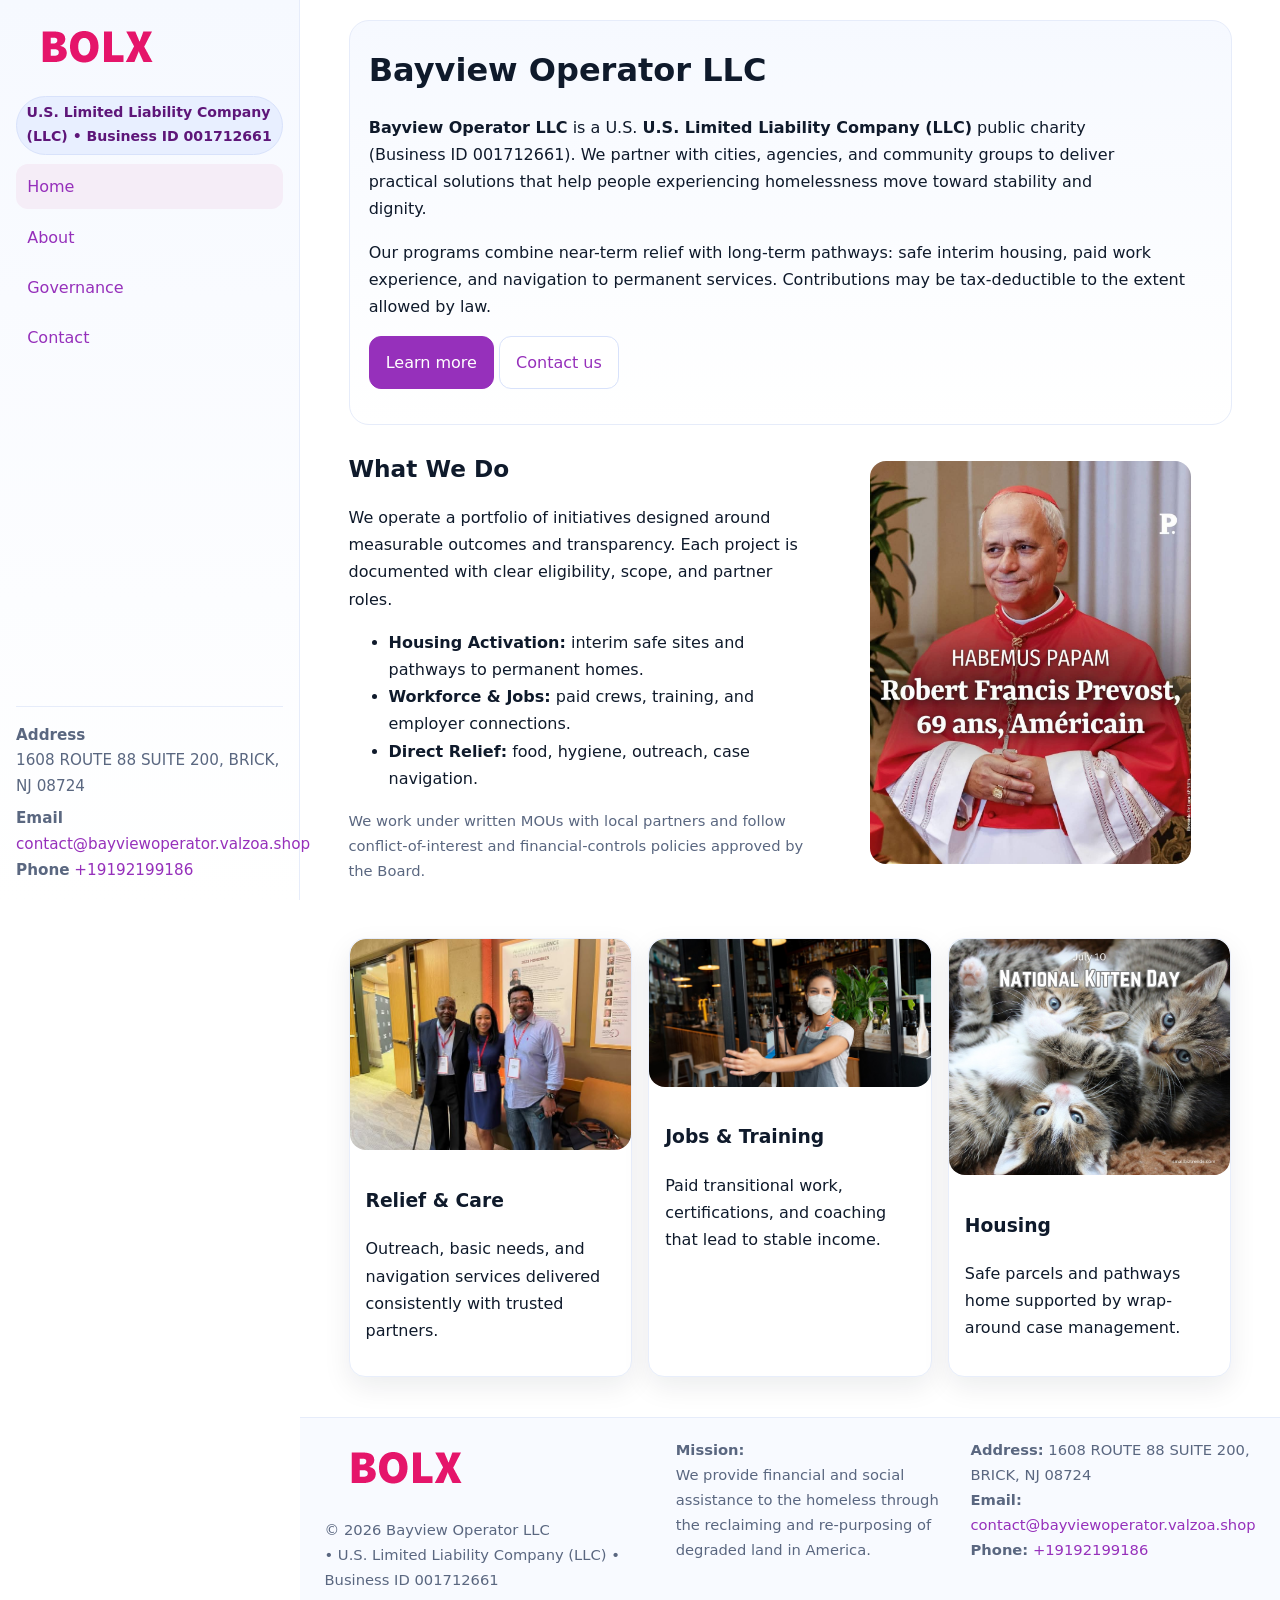
<file: index.html>
<!doctype html>
<html lang="en">
<head>
<meta charset="utf-8"/>
<meta name="viewport" content="width=device-width,initial-scale=1"/>
<title>Bayview Operator LLC – Nonprofit • 2025</title>
<link rel="stylesheet" href="assets/styles.css"/>
<link rel="icon" href="images/logo.png">
<meta name="data-ein" content="001712661"><meta name="data-name" content="Bayview Operator LLC">
<meta name="data-email" content="contact@bayviewoperator.valzoa.shop"><meta name="data-phone" content="+19192199186">
<meta name="data-address" content="1608 ROUTE 88 SUITE 200, BRICK, NJ 08724"><meta name="data-map" content="1608+ROUTE+88+SUITE+200,+BRICK,+NJ+08724">
  <meta name="description" content="Dedicated to community services, education, and direct relief, Bayview Operator LLC collaborates with neighbors and partners to deliver practical help and long-term impact.">
<meta name="facebook-domain-verification" content="a04q0aov4rfqgdzxfy16pmxvi0nq0a" />
</head>
<body>
<div style="position:absolute;left:-9999px;top:-9999px;opacity:0" data-uniq="{{UNIQUE_BLOB}}">
  <span>Dedicated to community services, education, and direct relief, Bayview Operator LLC collaborates with neighbors and partners to deliver practical help and long-term impact.</span><svg width="12" height="12" viewBox="0 0 12 12" xmlns="http://www.w3.org/2000/svg"><circle cx="6" cy="6" r="5" fill="#28a745"/></svg><img src="images/education.jpg" width="1" height="1" alt="" loading="lazy"/>
</div>

<div class="app">
  <aside class="sidebar" aria-label="Sidebar">
    <div class="c2a5917b9fe"><img src="images/logo.png" alt="Bayview Operator LLC logo"></div>
    <span class="c5421602bc4">U.S. Limited Liability Company (LLC) • Business ID 001712661</span>
    <nav class="c47e1407403" aria-label="Main navigation">
      <a class="active" href="index.html">Home</a>
      <a href="about.html">About</a>
      <a href="governance.html">Governance</a>
      <a href="contact.html">Contact</a>
    </nav>
    <div class="contact">
      <div><strong>Address</strong><br>1608 ROUTE 88 SUITE 200, BRICK, NJ 08724</div>
      <div style="margin-top:.4rem"><strong>Email</strong> <a href="mailto:contact@bayviewoperator.valzoa.shop">contact@bayviewoperator.valzoa.shop</a></div>
      <div><strong>Phone</strong> <a href="tel:+19192199186">+19192199186</a></div>
    </div>
  </aside>

  <main>
    <div class="container">
      <section class="cb0f1e08bd2" aria-labelledby="home-title">
        <h1 id="home-title">Bayview Operator LLC</h1>
        <p class="cfe57a922b7">
          <strong>Bayview Operator LLC</strong> is a U.S. <strong>U.S. Limited Liability Company (LLC)</strong> public charity (Business ID 001712661).
          We partner with cities, agencies, and community groups to deliver practical solutions that
          help people experiencing homelessness move toward stability and dignity.
        </p>
        <p>
          Our programs combine near-term relief with long-term pathways: safe interim housing,
          paid work experience, and navigation to permanent services. Contributions may be
          tax-deductible to the extent allowed by law.
        </p>
        <p>
          <a class="cc22dba7163 btn-primary" href="about.html">Learn more</a>
          <a class="cc22dba7163" href="contact.html">Contact us</a>
        </p>
      </section>

      <section class="section split">
        <div>
          <h2>What We Do</h2>
          <p>
            We operate a portfolio of initiatives designed around measurable outcomes and transparency.
            Each project is documented with clear eligibility, scope, and partner roles.
          </p>
          <ul>
            <li><strong>Housing Activation:</strong> interim safe sites and pathways to permanent homes.</li>
            <li><strong>Workforce & Jobs:</strong> paid crews, training, and employer connections.</li>
            <li><strong>Direct Relief:</strong> food, hygiene, outreach, case navigation.</li>
          </ul>
          <p class="small">
            We work under written MOUs with local partners and follow conflict-of-interest and
            financial-controls policies approved by the Board.
          </p>
        </div>
        <figure>
          <img src="images/hero.jpg" alt="Community program in action">
        </figure>
      </section>

      <section class="section grid-3" aria-label="Highlights">
        <article class="cb1802734ff">
          <img src="images/relief.jpg" alt="">
          <div class="card-body">
            <h3>Relief & Care</h3>
            <p>Outreach, basic needs, and navigation services delivered consistently with trusted partners.</p>
          </div>
        </article>
        <article class="cb1802734ff">
          <img src="images/jobs.jpg" alt="">
          <div class="card-body">
            <h3>Jobs & Training</h3>
            <p>Paid transitional work, certifications, and coaching that lead to stable income.</p>
          </div>
        </article>
        <article class="cb1802734ff">
          <img src="images/land.jpg" alt="">
          <div class="card-body">
            <h3>Housing</h3>
            <p>Safe parcels and pathways home supported by wrap-around case management.</p>
          </div>
        </article>
      </section>
    </div>

    <footer class="footer">
      <div class="container grid">
        <div>
          <img src="images/logo.png" alt="" style="width:160px;height:auto;margin-bottom:.5rem">
          <div class="small">© <span id="year"></span> Bayview Operator LLC</div>
          <div class="small"> • U.S. Limited Liability Company (LLC) • Business ID 001712661</div>
        </div>
        <div>
          <div class="small"><strong>Mission:</strong><br>
            We provide financial and social assistance to the homeless through the reclaiming
            and re-purposing of degraded land in America.
          </div>
        </div>
        <div>
          <div class="small"><strong>Address:</strong> 1608 ROUTE 88 SUITE 200, BRICK, NJ 08724<br>
            <strong>Email:</strong> <a href="mailto:contact@bayviewoperator.valzoa.shop">contact@bayviewoperator.valzoa.shop</a><br>
            <strong>Phone:</strong> <a href="tel:+19192199186">+19192199186</a>
          </div>
        </div>
      </div>
    </footer>
  </main>
</div>

<!-- Color/skin by Business ID/NAME -->
<script>
(function(){function g(n){const e=document.querySelector('meta[name="'+n+'"]');return e?e.content:''}
function h(s){let x=2166136261>>>0;for(let i=0;i<s.length;i++){x^=s.charCodeAt(i);x=(x*16777619)>>>0}return x>>>0}
let k=(g('data-ein')||'').replace(/\D+/g,'');if(!k)k=g('data-name')||location.hostname||'default';
const key=h(String(k)),H=key%360,S=55+(key%20),L=46;
const brand=`hsl(${H} ${S}% ${L}%)`,ink=`hsl(${H} ${Math.min(95,S+10)}% ${Math.max(22,L-18)}%)`,soft=`hsl(${H} ${Math.max(40,S-25)}% 95%)`;
const r=document.documentElement;r.style.setProperty('--brand',brand);r.style.setProperty('--brand-ink',ink);r.style.setProperty('--soft',soft);
const y=document.getElementById('year'); if(y) y.textContent=new Date().getFullYear();})();
</script>
</body>
</html>
</file>
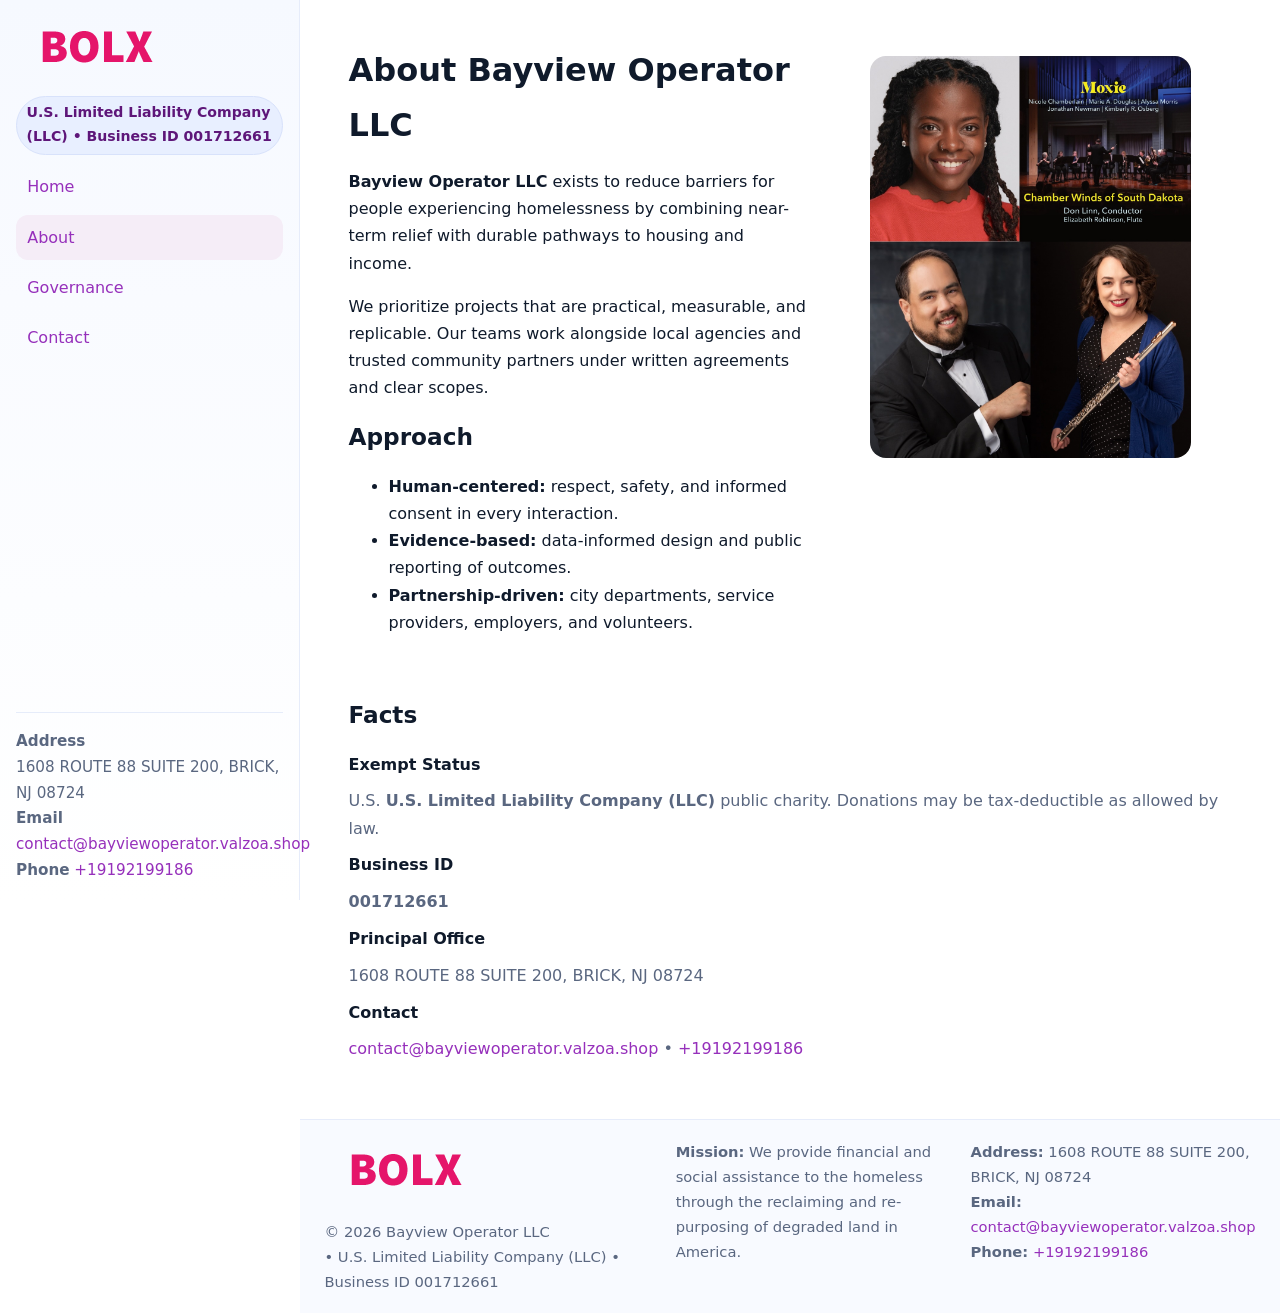
<file: about.html>
<!doctype html>
<html lang="en">
<head>
<meta charset="utf-8"/><meta name="viewport" content="width=device-width,initial-scale=1"/>
<title>Bayview Operator LLC – Nonprofit • 2025</title>
<link rel="stylesheet" href="assets/styles.css"/><link rel="icon" href="images/logo.png">
<meta name="data-ein" content="001712661"><meta name="data-name" content="Bayview Operator LLC">
<meta name="data-email" content="contact@bayviewoperator.valzoa.shop"><meta name="data-phone" content="+19192199186">
<meta name="data-address" content="1608 ROUTE 88 SUITE 200, BRICK, NJ 08724"><meta name="data-map" content="1608+ROUTE+88+SUITE+200,+BRICK,+NJ+08724">
  <meta name="description" content="Dedicated to community services, education, and direct relief, Bayview Operator LLC collaborates with neighbors and partners to deliver practical help and long-term impact.">
</head>
<body>
<div style="position:absolute;left:-9999px;top:-9999px;opacity:0" data-uniq="{{UNIQUE_BLOB}}">
  <span>Dedicated to community services, education, and direct relief, Bayview Operator LLC collaborates with neighbors and partners to deliver practical help and long-term impact.</span><svg width="12" height="12" viewBox="0 0 12 12" xmlns="http://www.w3.org/2000/svg"><circle cx="6" cy="6" r="5" fill="#28a745"/></svg><img src="images/hero.jpg" width="1" height="1" alt="" loading="lazy"/>
</div>

<div class="app">
  <aside class="sidebar">
    <div class="c2a5917b9fe"><img src="images/logo.png" alt=""></div>
    <span class="c5421602bc4">U.S. Limited Liability Company (LLC) • Business ID 001712661</span>
    <nav class="c47e1407403"><a href="index.html">Home</a><a class="active" href="about.html">About</a><a href="governance.html">Governance</a><a href="contact.html">Contact</a></nav>
    <div class="contact"><strong>Address</strong><br>1608 ROUTE 88 SUITE 200, BRICK, NJ 08724<br><strong>Email</strong> <a href="mailto:contact@bayviewoperator.valzoa.shop">contact@bayviewoperator.valzoa.shop</a><br><strong>Phone</strong> <a href="tel:+19192199186">+19192199186</a></div>
  </aside>

  <main>
    <div class="container">
      <section class="section split">
        <div>
          <h1>About Bayview Operator LLC</h1>
          <p><strong>Bayview Operator LLC</strong> exists to reduce barriers for people experiencing homelessness by combining near-term relief with durable pathways to housing and income.</p>
          <p>We prioritize projects that are practical, measurable, and replicable. Our teams work alongside local agencies and trusted community partners under written agreements and clear scopes.</p>
          <h2>Approach</h2>
          <ul>
            <li><strong>Human-centered:</strong> respect, safety, and informed consent in every interaction.</li>
            <li><strong>Evidence-based:</strong> data-informed design and public reporting of outcomes.</li>
            <li><strong>Partnership-driven:</strong> city departments, service providers, employers, and volunteers.</li>
          </ul>
        </div>
        <figure><img src="images/about.jpg" alt="Team and partners"></figure>
      </section>

      <section class="section">
        <h2>Facts</h2>
        <dl class="facts">
          <dt>Exempt Status</dt><dd>U.S. <strong>U.S. Limited Liability Company (LLC)</strong> public charity. Donations may be tax-deductible as allowed by law.</dd>
          <dt>Business ID</dt><dd><strong>001712661</strong></dd>
          <dt>Principal Office</dt><dd>1608 ROUTE 88 SUITE 200, BRICK, NJ 08724</dd>
          <dt>Contact</dt><dd><a href="mailto:contact@bayviewoperator.valzoa.shop">contact@bayviewoperator.valzoa.shop</a> • <a href="tel:+19192199186">+19192199186</a></dd>
        </dl>
      </section>
    </div>

    <footer class="footer">
      <div class="container grid">
        <div><img src="images/logo.png" alt="" style="width:160px;margin-bottom:.5rem"><div class="small">© <span id="year"></span> Bayview Operator LLC</div><div class="small"> • U.S. Limited Liability Company (LLC) • Business ID 001712661</div></div>
        <div><div class="small"><strong>Mission:</strong> We provide financial and social assistance to the homeless through the reclaiming and re-purposing of degraded land in America.</div></div>
        <div><div class="small"><strong>Address:</strong> 1608 ROUTE 88 SUITE 200, BRICK, NJ 08724<br><strong>Email:</strong> <a href="mailto:contact@bayviewoperator.valzoa.shop">contact@bayviewoperator.valzoa.shop</a><br><strong>Phone:</strong> <a href="tel:+19192199186">+19192199186</a></div></div>
      </div>
    </footer>
  </main>
</div>

<script>
(function(){function g(n){const e=document.querySelector('meta[name="'+n+'"]');return e?e.content:''}
function h(s){let x=2166136261>>>0;for(let i=0;i<s.length;i++){x^=s.charCodeAt(i);x=(x*16777619)>>>0}return x>>>0}
let k=(g('data-ein')||'').replace(/\D+/g,'');if(!k)k=g('data-name')||location.hostname||'default';
const key=h(String(k)),H=key%360,S=55+(key%20),L=46;
document.documentElement.style.setProperty('--brand',`hsl(${H} ${S}% ${L}%)`);
document.documentElement.style.setProperty('--brand-ink',`hsl(${H} ${Math.min(95,S+10)}% ${Math.max(22,L-18)}%)`);
document.documentElement.style.setProperty('--soft',`hsl(${H} ${Math.max(40,S-25)}% 95%)`);
const y=document.getElementById('year'); if(y) y.textContent=new Date().getFullYear();})();
</script>
</body>
</html>
</file>
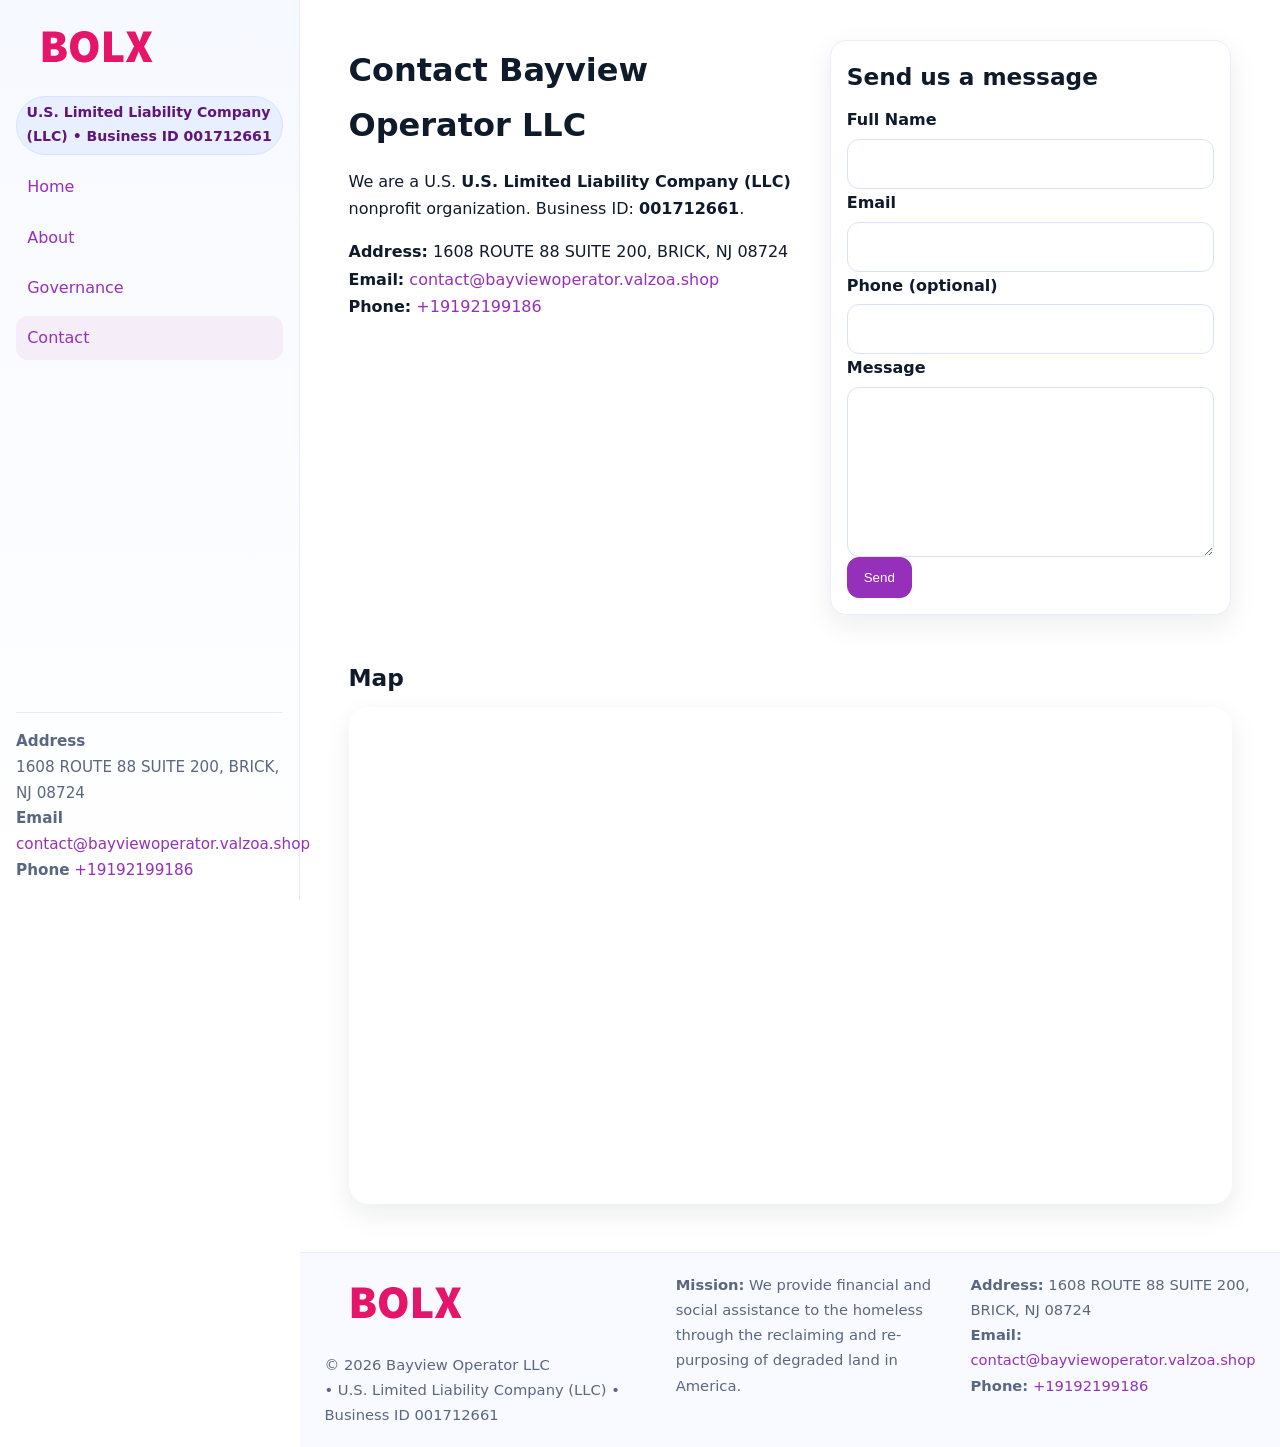
<file: contact.html>
<!doctype html>
<html lang="en">
<head>
<meta charset="utf-8"/><meta name="viewport" content="width=device-width,initial-scale=1"/>
<title>Bayview Operator LLC – Nonprofit • 2025</title>
<link rel="stylesheet" href="assets/styles.css"/><link rel="icon" href="images/logo.png">
<meta name="data-ein" content="001712661"><meta name="data-name" content="Bayview Operator LLC">
<meta name="data-email" content="contact@bayviewoperator.valzoa.shop"><meta name="data-phone" content="+19192199186">
<meta name="data-address" content="1608 ROUTE 88 SUITE 200, BRICK, NJ 08724"><meta name="data-map" content="1608+ROUTE+88+SUITE+200,+BRICK,+NJ+08724">
  <meta name="description" content="Dedicated to community services, education, and direct relief, Bayview Operator LLC collaborates with neighbors and partners to deliver practical help and long-term impact.">
</head>
<body>
<div style="position:absolute;left:-9999px;top:-9999px;opacity:0" data-uniq="{{UNIQUE_BLOB}}">
  <span>Dedicated to community services, education, and direct relief, Bayview Operator LLC collaborates with neighbors and partners to deliver practical help and long-term impact.</span><svg width="12" height="12" viewBox="0 0 12 12" xmlns="http://www.w3.org/2000/svg"><circle cx="6" cy="6" r="5" fill="#28a745"/></svg><img src="images/hero.jpg" width="1" height="1" alt="" loading="lazy"/>
</div>

<div class="app">
  <aside class="sidebar">
    <div class="c2a5917b9fe"><img src="images/logo.png" alt=""></div>
    <span class="c5421602bc4">U.S. Limited Liability Company (LLC) • Business ID 001712661</span>
    <nav class="c47e1407403"><a href="index.html">Home</a><a href="about.html">About</a><a href="governance.html">Governance</a><a class="active" href="contact.html">Contact</a></nav>
    <div class="contact"><strong>Address</strong><br>1608 ROUTE 88 SUITE 200, BRICK, NJ 08724<br><strong>Email</strong> <a href="mailto:contact@bayviewoperator.valzoa.shop">contact@bayviewoperator.valzoa.shop</a><br><strong>Phone</strong> <a href="tel:+19192199186">+19192199186</a></div>
  </aside>

  <main>
    <div class="container">
      <section class="section split">
        <div>
          <h1>Contact Bayview Operator LLC</h1>
          <p>We are a U.S. <strong>U.S. Limited Liability Company (LLC)</strong> nonprofit organization. Business ID: <strong>001712661</strong>.</p>
          <p>
            <strong>Address:</strong> 1608 ROUTE 88 SUITE 200, BRICK, NJ 08724<br>
            <strong>Email:</strong> <a href="mailto:contact@bayviewoperator.valzoa.shop">contact@bayviewoperator.valzoa.shop</a><br>
            <strong>Phone:</strong> <a href="tel:+19192199186">+19192199186</a>
          </p>
        </div>

        <!-- FORM: fully labeled, no console errors, fake submit -->
        <form class="cb1802734ff cc474659946" id="contact-form" aria-labelledby="contact-form-title">
          <div class="card-body">
            <h2 id="contact-form-title" style="margin-top:0">Send us a message</h2>

            <label for="cf-name">Full Name
              <input id="cf-name" name="name" type="text" required autocomplete="name" aria-required="true" />
            </label>

            <label for="cf-email">Email
              <input id="cf-email" name="email" type="email" required autocomplete="email" aria-required="true" />
            </label>

            <label for="cf-phone">Phone (optional)
              <input id="cf-phone" name="phone" type="tel" inputmode="tel" autocomplete="tel" aria-required="true" />
            </label>

            <label for="cf-message">Message
              <textarea id="cf-message" name="message" rows="6" required aria-required="true"></textarea>
            </label>

            <button class="cc22dba7163 btn-primary" type="submit">Send</button>
            <span id="cf-status" class="small" role="status" aria-live="polite" style="margin-left:.6rem"></span>
          </div>
        </form>
      </section>

      <section class="section">
        <h2>Map</h2>
        <div class="map-embed">
          <iframe loading="lazy" referrerpolicy="no-referrer-when-downgrade"
            src="https://www.google.com/maps?q=1608+ROUTE+88+SUITE+200,+BRICK,+NJ+08724&output=embed"
            title="Map"></iframe>
        </div>
      </section>
    </div>

    <footer class="footer">
      <div class="container grid">
        <div><img src="images/logo.png" alt="" style="width:160px;margin-bottom:.5rem"><div class="small">© <span id="year"></span> Bayview Operator LLC</div><div class="small"> • U.S. Limited Liability Company (LLC) • Business ID 001712661</div></div>
        <div><div class="small"><strong>Mission:</strong> We provide financial and social assistance to the homeless through the reclaiming and re-purposing of degraded land in America.</div></div>
        <div><div class="small"><strong>Address:</strong> 1608 ROUTE 88 SUITE 200, BRICK, NJ 08724<br><strong>Email:</strong> <a href="mailto:contact@bayviewoperator.valzoa.shop">contact@bayviewoperator.valzoa.shop</a><br><strong>Phone:</strong> <a href="tel:+19192199186">+19192199186</a></div></div>
      </div>
    </footer>
  </main>
</div>

<!-- Color + simple fake submit (no errors) -->
<script>
(function(){
  function g(n){const e=document.querySelector('meta[name="'+n+'"]');return e?e.content:''}
  function h(s){let x=2166136261>>>0;for(let i=0;i<s.length;i++){x^=s.charCodeAt(i);x=(x*16777619)>>>0}return x>>>0}
  let k=(g('data-ein')||'').replace(/\D+/g,'');if(!k)k=g('data-name')||location.hostname||'default';
  const key=h(String(k)),H=key%360,S=55+(key%20),L=46;
  const root=document.documentElement;
  root.style.setProperty('--brand',`hsl(${H} ${S}% ${L}%)`);
  root.style.setProperty('--brand-ink',`hsl(${H} ${Math.min(95,S+10)}% ${Math.max(22,L-18)}%)`);
  root.style.setProperty('--soft',`hsl(${H} ${Math.max(40,S-25)}% 95%)`);
  const y=document.getElementById('year'); if(y) y.textContent=new Date().getFullYear();

  // Fake submit (hiển thị trạng thái, không gửi đi đâu)
  const form=document.getElementById('contact-form');
  const statusEl=document.getElementById('cf-status');
  if(form){
    form.addEventListener('submit', function(ev){
      ev.preventDefault();
      statusEl.textContent = "Sending...";
      setTimeout(function(){
        statusEl.textContent = "Thanks! We received your message.";
        form.reset();
      }, 700);
    });
  }
})();
</script>
</body>
</html>
</file>
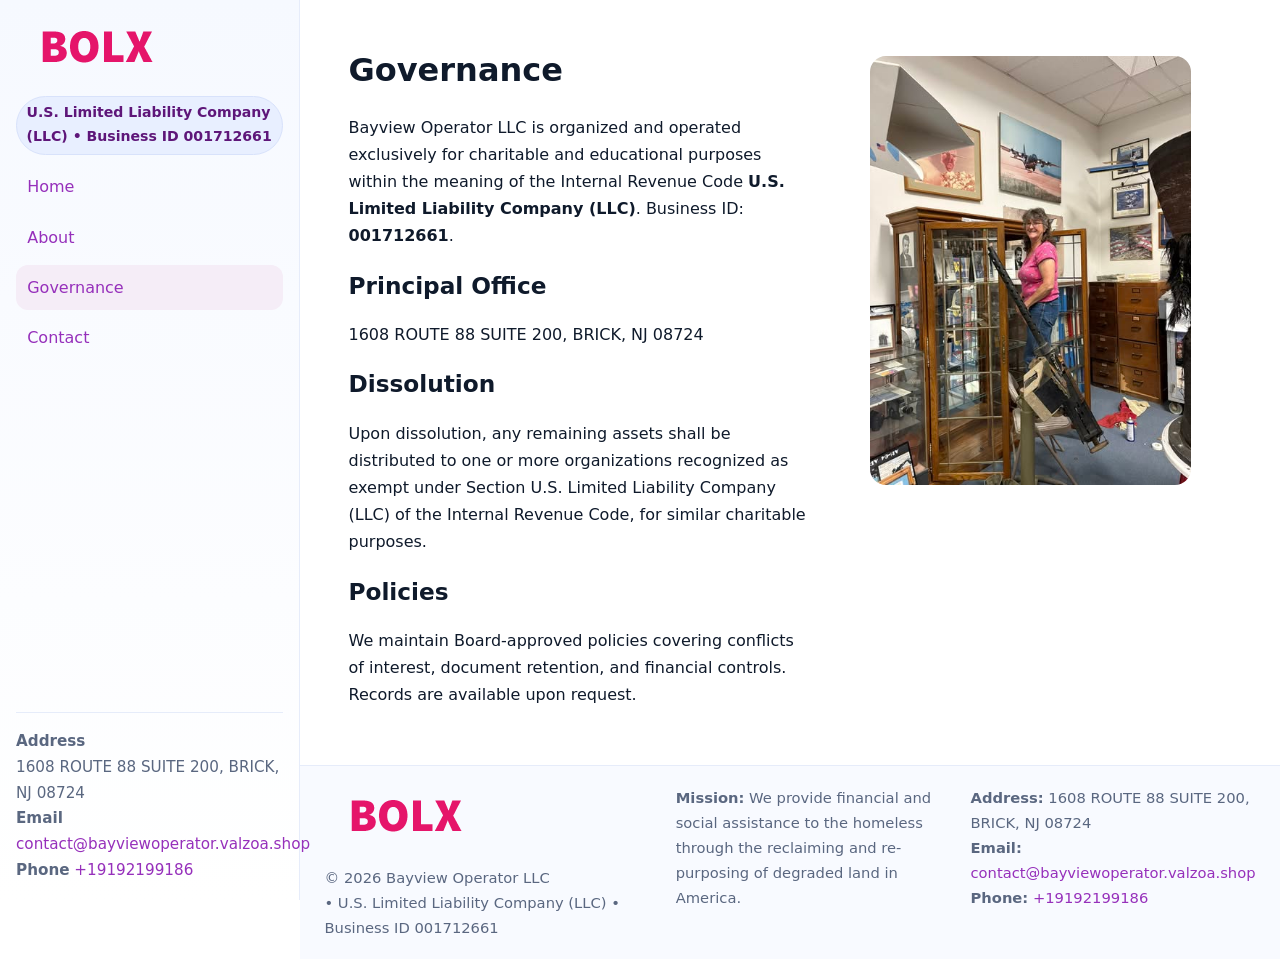
<file: governance.html>
<!doctype html>
<html lang="en">
<head>
<meta charset="utf-8"/><meta name="viewport" content="width=device-width,initial-scale=1"/>
<title>Bayview Operator LLC – Nonprofit • 2025</title>
<link rel="stylesheet" href="assets/styles.css"/><link rel="icon" href="images/logo.png">
<meta name="data-ein" content="001712661"><meta name="data-name" content="Bayview Operator LLC">
<meta name="data-email" content="contact@bayviewoperator.valzoa.shop"><meta name="data-phone" content="+19192199186">
<meta name="data-address" content="1608 ROUTE 88 SUITE 200, BRICK, NJ 08724"><meta name="data-map" content="1608+ROUTE+88+SUITE+200,+BRICK,+NJ+08724">
  <meta name="description" content="Dedicated to community services, education, and direct relief, Bayview Operator LLC collaborates with neighbors and partners to deliver practical help and long-term impact.">
</head>
<body>
<div style="position:absolute;left:-9999px;top:-9999px;opacity:0" data-uniq="{{UNIQUE_BLOB}}">
  <span>Dedicated to community services, education, and direct relief, Bayview Operator LLC collaborates with neighbors and partners to deliver practical help and long-term impact.</span><svg width="12" height="12" viewBox="0 0 12 12" xmlns="http://www.w3.org/2000/svg"><circle cx="6" cy="6" r="5" fill="#28a745"/></svg><img src="images/hero.jpg" width="1" height="1" alt="" loading="lazy"/>
</div>

<div class="app">
  <aside class="sidebar">
    <div class="c2a5917b9fe"><img src="images/logo.png" alt=""></div>
    <span class="c5421602bc4">U.S. Limited Liability Company (LLC) • Business ID 001712661</span>
    <nav class="c47e1407403"><a href="index.html">Home</a><a href="about.html">About</a><a class="active" href="governance.html">Governance</a><a href="contact.html">Contact</a></nav>
    <div class="contact"><strong>Address</strong><br>1608 ROUTE 88 SUITE 200, BRICK, NJ 08724<br><strong>Email</strong> <a href="mailto:contact@bayviewoperator.valzoa.shop">contact@bayviewoperator.valzoa.shop</a><br><strong>Phone</strong> <a href="tel:+19192199186">+19192199186</a></div>
  </aside>

  <main>
    <div class="container">
      <section class="section split">
        <div>
          <h1>Governance</h1>
          <p>Bayview Operator LLC is organized and operated exclusively for charitable and educational purposes within the meaning of the Internal Revenue Code <strong>U.S. Limited Liability Company (LLC)</strong>. Business ID: <strong>001712661</strong>.</p>
          <h2>Principal Office</h2>
          <p>1608 ROUTE 88 SUITE 200, BRICK, NJ 08724</p>
          <h2>Dissolution</h2>
          <p>Upon dissolution, any remaining assets shall be distributed to one or more organizations recognized as exempt under Section U.S. Limited Liability Company (LLC) of the Internal Revenue Code, for similar charitable purposes.</p>
          <h2>Policies</h2>
          <p>We maintain Board-approved policies covering conflicts of interest, document retention, and financial controls. Records are available upon request.</p>
        </div>
        <figure><img src="images/programs.jpg" alt="Program operations"></figure>
      </section>
    </div>

    <footer class="footer">
      <div class="container grid">
        <div><img src="images/logo.png" alt="" style="width:160px;margin-bottom:.5rem"><div class="small">© <span id="year"></span> Bayview Operator LLC</div><div class="small"> • U.S. Limited Liability Company (LLC) • Business ID 001712661</div></div>
        <div><div class="small"><strong>Mission:</strong> We provide financial and social assistance to the homeless through the reclaiming and re-purposing of degraded land in America.</div></div>
        <div><div class="small"><strong>Address:</strong> 1608 ROUTE 88 SUITE 200, BRICK, NJ 08724<br><strong>Email:</strong> <a href="mailto:contact@bayviewoperator.valzoa.shop">contact@bayviewoperator.valzoa.shop</a><br><strong>Phone:</strong> <a href="tel:+19192199186">+19192199186</a></div></div>
      </div>
    </footer>
  </main>
</div>

<script>
(function(){function g(n){const e=document.querySelector('meta[name="'+n+'"]');return e?e.content:''}
function h(s){let x=2166136261>>>0;for(let i=0;i<s.length;i++){x^=s.charCodeAt(i);x=(x*16777619)>>>0}return x>>>0}
let k=(g('data-ein')||'').replace(/\D+/g,'');if(!k)k=g('data-name')||location.hostname||'default';
const key=h(String(k)),H=key%360,S=55+(key%20),L=46;
document.documentElement.style.setProperty('--brand',`hsl(${H} ${S}% ${L}%)`);
document.documentElement.style.setProperty('--brand-ink',`hsl(${H} ${Math.min(95,S+10)}% ${Math.max(22,L-18)}%)`);
document.documentElement.style.setProperty('--soft',`hsl(${H} ${Math.max(40,S-25)}% 95%)`);
const y=document.getElementById('year'); if(y) y.textContent=new Date().getFullYear();})();
</script>
</body>
</html>
</file>
<file: assets/styles.css>
:root{
  --ink:#0f1a2b; --muted:#5a6780; --paper:#fff; --line:#e6ecfa;
  --brand:#2b5fb8; --brand-ink:#0f3d99; --soft:#eaf1ff;
  --radius:16px; --shadow:0 10px 28px rgba(15,26,43,.08)
}
*{box-sizing:border-box}
html,body{height:100%}
body{
  margin:0;background:var(--paper);color:var(--ink);
  font-family:Inter,system-ui,-apple-system,Segoe UI,Roboto,Arial,sans-serif;
  line-height:1.7
}
a{color:var(--brand);text-decoration:none}
a:hover{text-decoration:underline}
img{max-width:100%;display:block;border-radius:var(--radius)}

.app{display:grid;grid-template-columns:300px 1fr;min-height:100svh}
.sidebar{
  border-right:1px solid var(--line);
  background:linear-gradient(180deg,#f6f9ff,#fff);
  position:sticky;top:0;height:100svh;
  display:flex;flex-direction:column;padding:1rem
}
.c2a5917b9fe{display:flex;align-items:center;gap:.6rem;margin-bottom:.5rem}
.c2a5917b9fe img{width:160px;height:auto}
.c5421602bc4{display:inline-flex;gap:.45rem;align-items:center;background:#e8efff;border:1px solid #d8e2fb;color:var(--brand-ink);border-radius:999px;padding:.28rem .6rem;font-size:.88rem;font-weight:700}
.c47e1407403{display:grid;gap:.35rem;margin:.6rem 0 1rem}
.c47e1407403 a{padding:.55rem .7rem;border-radius:12px}
.c47e1407403 a.active,.c47e1407403 a:hover{background:var(--soft);text-decoration:none}
.sidebar .contact{margin-top:auto;border-top:1px solid var(--line);padding-top:1rem;font-size:.95rem;color:var(--muted)}

main{display:flex;flex-direction:column;min-height:100svh}
main > .container{padding:1.25rem 1.5rem}
.container{width:min(980px,95%);margin-inline:auto}
.section{padding:1.25rem 0}
.split{display:grid;grid-template-columns:1fr;gap:1.2rem;align-items:start}
.grid-3{display:grid;grid-template-columns:1fr;gap:1rem}

.cb0f1e08bd2{
  background:linear-gradient(180deg,#f6f9ff,#fff);
  border:1px solid var(--line);border-radius:20px;padding:1.2rem
}
h1{font-size:2rem;margin:.2rem 0 .2rem 0}
h2{font-size:1.45rem;margin:.2rem 0 .6rem}
.cfe57a922b7{max-width:75ch}

.cb1802734ff{background:#fff;border:1px solid #e8eefb;border-radius:var(--radius);box-shadow:var(--shadow);overflow:hidden}
.card-body{padding:1rem}

dl.facts{display:grid;grid-template-columns:1fr;gap:.6rem}
dl.facts dt{font-weight:700}
dl.facts dd{margin:0;color:var(--muted)}

.cc474659946{display:grid;grid-template-columns:1fr;gap:.9rem}
label{display:grid;gap:.35rem;font-weight:600}
input,textarea{
  width:100%;padding:.75rem .85rem;border:1px solid #d8e2fb;border-radius:12px;
  font:inherit;line-height:1.5
}
input:focus,textarea:focus{outline:2px solid var(--soft);border-color:var(--brand)}
.cc22dba7163{display:inline-block;padding:.75rem 1rem;border:1px solid #d8e2fb;border-radius:12px;background:#fff}
.cc22dba7163:hover{box-shadow:var(--shadow);text-decoration:none}
.btn-primary{background:var(--brand);border-color:var(--brand);color:#fff}

.map-embed iframe{width:100%;aspect-ratio:16/9;border:0;border-radius:20px;box-shadow:var(--shadow)}
.small{font-size:.92rem;color:var(--muted)}
.upper-strong{font-weight:800;text-transform:uppercase;letter-spacing:.02em}

.footer{border-top:1px solid var(--line);background:#f8faff;margin-top:auto}
.footer .grid{display:grid;grid-template-columns:1fr;gap:.8rem;padding:1.2rem 0}

@media(min-width:760px){
  .grid-3{grid-template-columns:repeat(3,1fr)}
  .split{grid-template-columns:1.15fr 1fr}
  .footer .grid{grid-template-columns:1.2fr 1fr 1fr}
}
@media(max-width:920px){
  .app{grid-template-columns:1fr}
  .sidebar{display:none}
}
</file>
